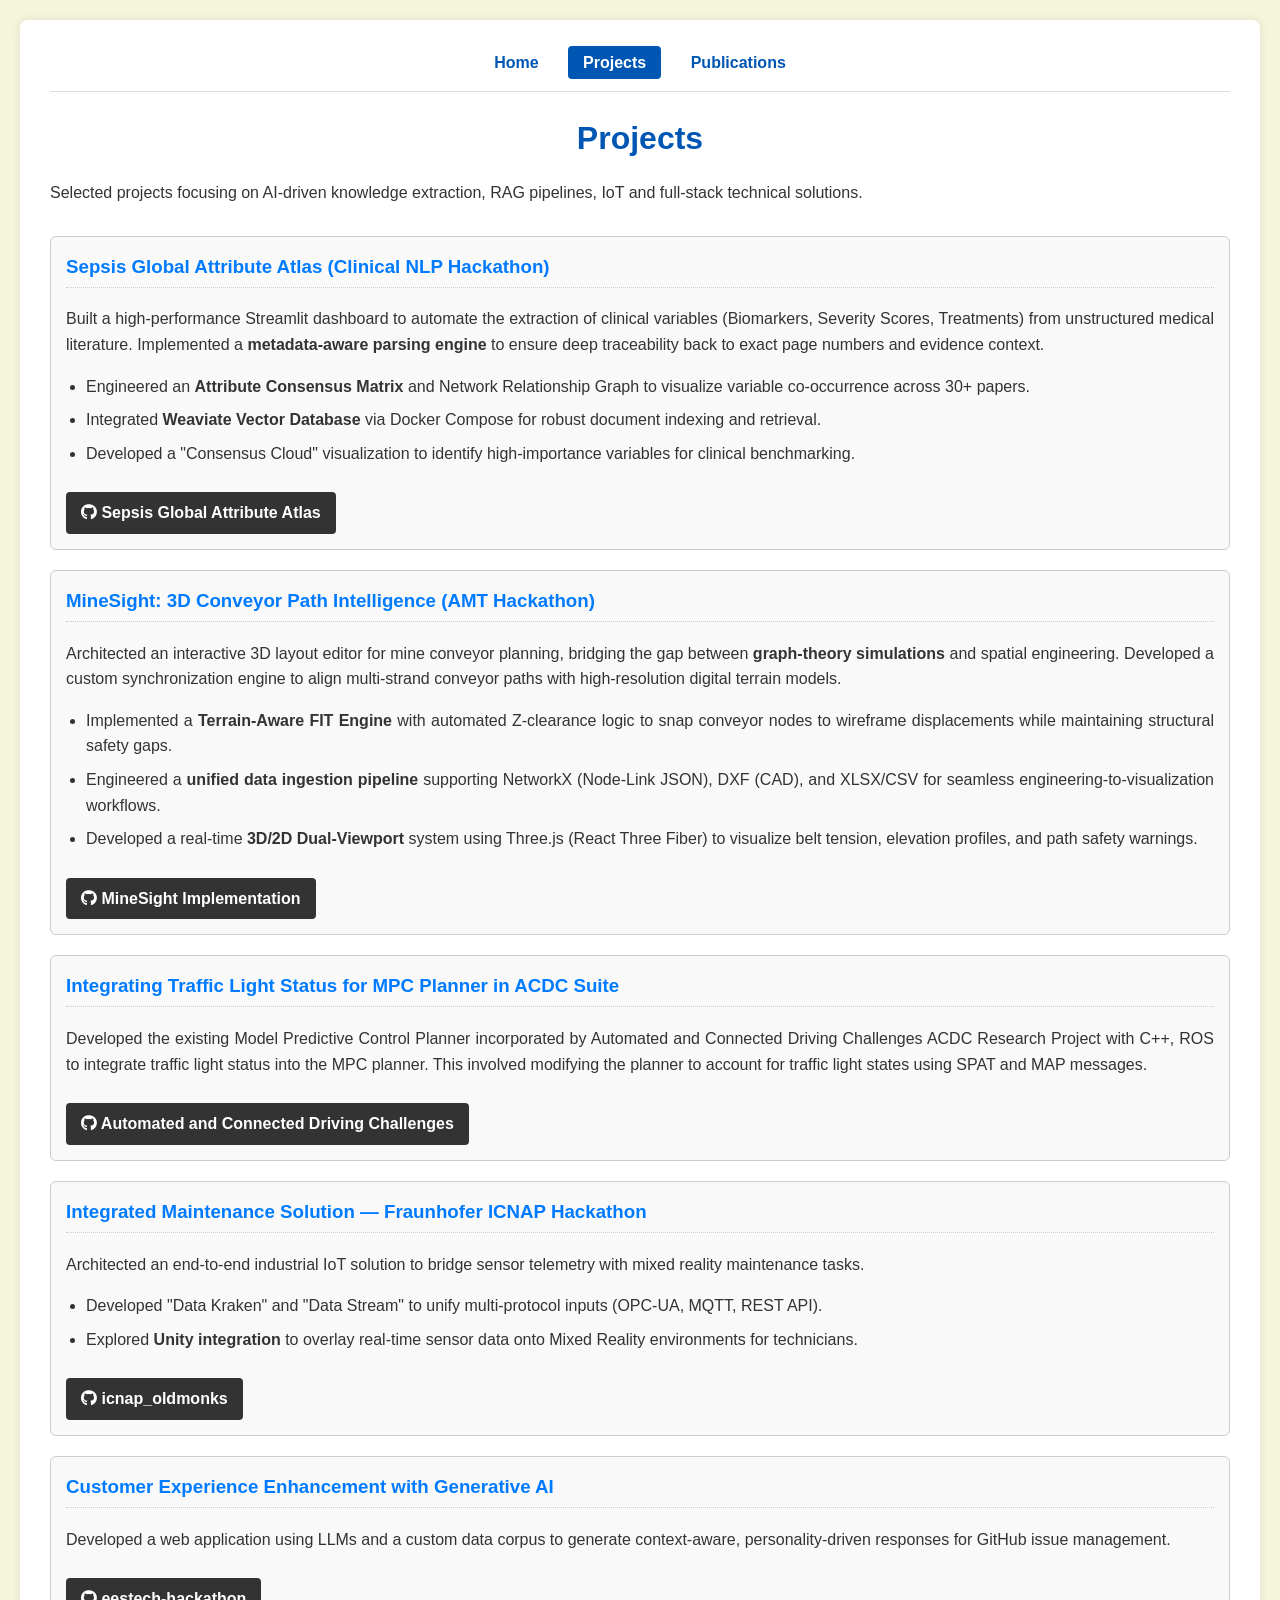
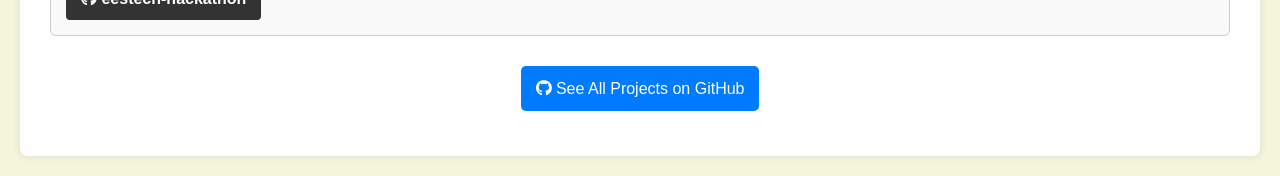
<file: projects.html>
<!DOCTYPE html>
<html lang="en">
<head>
    <meta charset="UTF-8">
    <meta name="viewport" content="width=device-width, initial-scale=1.0">
    <title>Manas' Projects</title>
    <link rel="stylesheet" href="style.css">
    <link rel="stylesheet" href="https://cdnjs.cloudflare.com/ajax/libs/font-awesome/6.5.2/css/all.min.css">
</head>
<body>
    <div class="container">
        <nav class="main-nav">
            <a href="index.html">Home</a>
            <a href="projects.html" class="active">Projects</a>
            <a href="publications.html">Publications</a>
        </nav>
        <h1> Projects</h1>

        <div class="section">
            <div class="section">
                <p class="justified-text" style="margin-bottom: 30px;">
                    Selected projects focusing on AI-driven knowledge extraction, RAG pipelines, IoT and full-stack technical solutions.
                </p>
    
                <div class="project-card">
                    <h3>Sepsis Global Attribute Atlas (Clinical NLP Hackathon)</h3>
                    <p>
                        Built a high-performance Streamlit dashboard to automate the extraction of clinical variables (Biomarkers, Severity Scores, Treatments) from unstructured medical literature. Implemented a <strong>metadata-aware parsing engine</strong> to ensure deep traceability back to exact page numbers and evidence context.
                    </p>
                    <ul class="project-list" style="margin-top: 10px;">
                        <li>Engineered an <strong>Attribute Consensus Matrix</strong> and Network Relationship Graph to visualize variable co-occurrence across 30+ papers.</li>
                        <li>Integrated <strong>Weaviate Vector Database</strong> via Docker Compose for robust document indexing and retrieval.</li>
                        <li>Developed a "Consensus Cloud" visualization to identify high-importance variables for clinical benchmarking.</li>
                    </ul>
                    <a href="https://github.com/mechgguy/sepsis-efferon-hackathon" target="_blank" class="project-link">
                        <i class="fab fa-github"></i> Sepsis Global Attribute Atlas
                    </a>
                </div>

                <div class="project-card">
                    <h3>MineSight: 3D Conveyor Path Intelligence (AMT Hackathon)</h3>
                    <p>
                        Architected an interactive 3D layout editor for mine conveyor planning, bridging the gap between <strong>graph-theory simulations</strong> and spatial engineering. Developed a custom synchronization engine to align multi-strand conveyor paths with high-resolution digital terrain models.
                    </p>
                    <ul class="project-list" style="margin-top: 10px;">
                        <li>Implemented a <strong>Terrain-Aware FIT Engine</strong> with automated Z-clearance logic to snap conveyor nodes to wireframe displacements while maintaining structural safety gaps.</li>
                        <li>Engineered a <strong>unified data ingestion pipeline</strong> supporting NetworkX (Node-Link JSON), DXF (CAD), and XLSX/CSV for seamless engineering-to-visualization workflows.</li>
                        <li>Developed a real-time <strong>3D/2D Dual-Viewport</strong> system using Three.js (React Three Fiber) to visualize belt tension, elevation profiles, and path safety warnings.</li>
                    </ul>
                    <a href="https://github.com/mechgguy/loop-graph" target="_blank" class="project-link">
                        <i class="fab fa-github"></i> MineSight Implementation
                    </a>
                </div>
    
                <div class="project-card">
                    <h3>Integrating Traffic Light Status for MPC Planner in ACDC Suite</h3>
                    <p>
                        Developed the existing Model Predictive Control Planner incorporated by Automated and Connected Driving Challenges ACDC Research Project with C++, ROS to integrate traffic light status into the MPC planner. This involved modifying the planner to account for traffic light states using SPAT and MAP messages.
                    </p>
                    <a href="https://github.com/mechgguy/acdc" target="_blank" class="project-link">
                        <i class="fab fa-github"></i> Automated and Connected Driving Challenges
                    </a>
                </div>
    
                <div class="project-card">
                    <h3>Integrated Maintenance Solution — Fraunhofer ICNAP Hackathon</h3>
                    <p>
                        Architected an end-to-end industrial IoT solution to bridge sensor telemetry with mixed reality maintenance tasks.
                    </p>
                    <ul class="project-list">
                        <li>
                            Developed "Data Kraken" and "Data Stream" to unify multi-protocol inputs (OPC-UA, MQTT, REST API).
                        </li>
                        <li>
                            Explored <strong>Unity integration</strong> to overlay real-time sensor data onto Mixed Reality environments for technicians.
                        </li>
                    </ul>
                    <a href="https://github.com/mechgguy/icnap_oldmonks" target="_blank" class="project-link">
                        <i class="fab fa-github"></i> icnap_oldmonks
                    </a>
                </div>
    
                <div class="project-card">
                    <h3>Customer Experience Enhancement with Generative AI</h3>
                    <p>
                        Developed a web application using LLMs and a custom data corpus to generate context-aware, personality-driven responses for GitHub issue management.
                    </p>
                    <a href="https://github.com/mechgguy/eestech-hackathon" target="_blank" class="project-link">
                        <i class="fab fa-github"></i> eestech-hackathon
                    </a>
                </div>
            </div>

        <div class="links">
            <a href="https://github.com/mechgguy" target="_blank">
                <i class="fab fa-github"></i> See All Projects on GitHub
            </a>
        </div>
    </div>
</body>
</html>
</file>
<file: style.css>
/* style.css */

/* --- NEW STYLE ADDED FOR JUSTIFIED ALIGNMENT --- */
.justified-text p {
    text-align: justify;
}
/* ----------------------------------------------- */

body {
    font-family: Arial, sans-serif;
    line-height: 1.6;
    margin: 20px;
    /* background-color: #f4f4f4; */
    /* white */
    /* background-color: #fffdd0; */ 
    /* cream */
    background-color: #f5f5dc; 
    /* beige */
    /* background-color: #fffff0; */
    /* ivory */
    color: #333;
}
.container {
    max-width: 1200px;
    margin: auto;
    background: #fff;
    padding: 30px;
    border-radius: 8px;
    box-shadow: 0 0 10px rgba(0, 0, 0, 0.1);
}
h1 {
    color: #0056b3;
    text-align: center;
    margin-bottom: 0px;
}
.profile-img {
    display: block;
    margin: 0 auto 10px auto;
    border-radius: 50%;
    width: 150px;
    height: 150px;
    object-fit: cover;
    border: 3px solid #0056b3;
}
.section {
    margin-bottom: 15px;
}
.section h2 {
    color: #0056b3;
    border-bottom: 2px solid #eee;
    padding-bottom: 5px;
    margin-bottom: 5px;
}
.links {
    text-align: center;
    margin-top: 30px;
}
.links a {
    display: inline-block;
    margin: 0 15px;
    padding: 10px 15px;
    background-color: #007bff;
    color: white;
    text-decoration: none;
    border-radius: 5px;
    transition: background-color 0.3s ease;
}
.links a:hover {
    background-color: #0056b3;
}
ul {
    list-style: none;
    padding: 0;
}
ul li {
    margin-bottom: 5px;
}

/* Navigation Bar Style */
.main-nav {
    text-align: center;
    margin-bottom: 0px;
    padding-bottom: 15px;
    border-bottom: 1px solid #ddd;
}

.main-nav a {
    text-decoration: none;
    color: #0056b3;
    padding: 8px 15px;
    margin: 0 5px;
    border-radius: 4px;
    transition: background-color 0.3s;
    font-weight: bold;
}

.main-nav a:hover {
    background-color: #e6e6e6;
}

.main-nav .active {
    background-color: #0056b3;
    color: white;
}

.main-nav .active:hover {
    background-color: #004080;
}

.project-card {
    border: 1px solid #ccc;
    padding: 15px;
    margin-bottom: 20px;
    border-radius: 6px;
    background-color: #f9f9f9;
}

.project-card h3 {
    color: #007bff;
    margin-top: 0;
    border-bottom: 1px dotted #ccc;
    padding-bottom: 5px;
}

.project-link {
    display: inline-block;
    margin-top: 10px;
    padding: 8px 15px;
    background-color: #333; /* Darker link for contrast */
    color: white;
    text-decoration: none;
    border-radius: 4px;
    font-weight: bold;
    transition: background-color 0.3s;
}

.project-link:hover {
    background-color: #555;
}

/* Projects Call to Action Button Style */
.project-cta-button {
    display: inline-block;
    padding: 12px 25px;
    background-color: #28a745; /* A standard green for a prominent action button */
    color: white;
    text-decoration: none;
    border-radius: 6px;
    font-weight: bold;
    font-size: 1.1em;
    transition: background-color 0.3s ease, transform 0.1s;
    box-shadow: 0 4px 6px rgba(0, 0, 0, 0.1);
}

.project-cta-button:hover {
    background-color: #218838;
    transform: translateY(-2px);
}

.project-cta-button i {
    margin-right: 8px;
}

.project-list {
    /* Override the global 'list-style: none;' setting */
    list-style: disc; 
    /* Add some padding back so the bullets are visible and indented */
    padding-left: 20px; 
    margin-top: 10px;
}

.project-list li {
    /* Optional: Slightly reduce margin for a denser list */
    margin-bottom: 8px; 
}

.project-card p,
.project-card ul li {
    text-align: justify;
}
</file>
